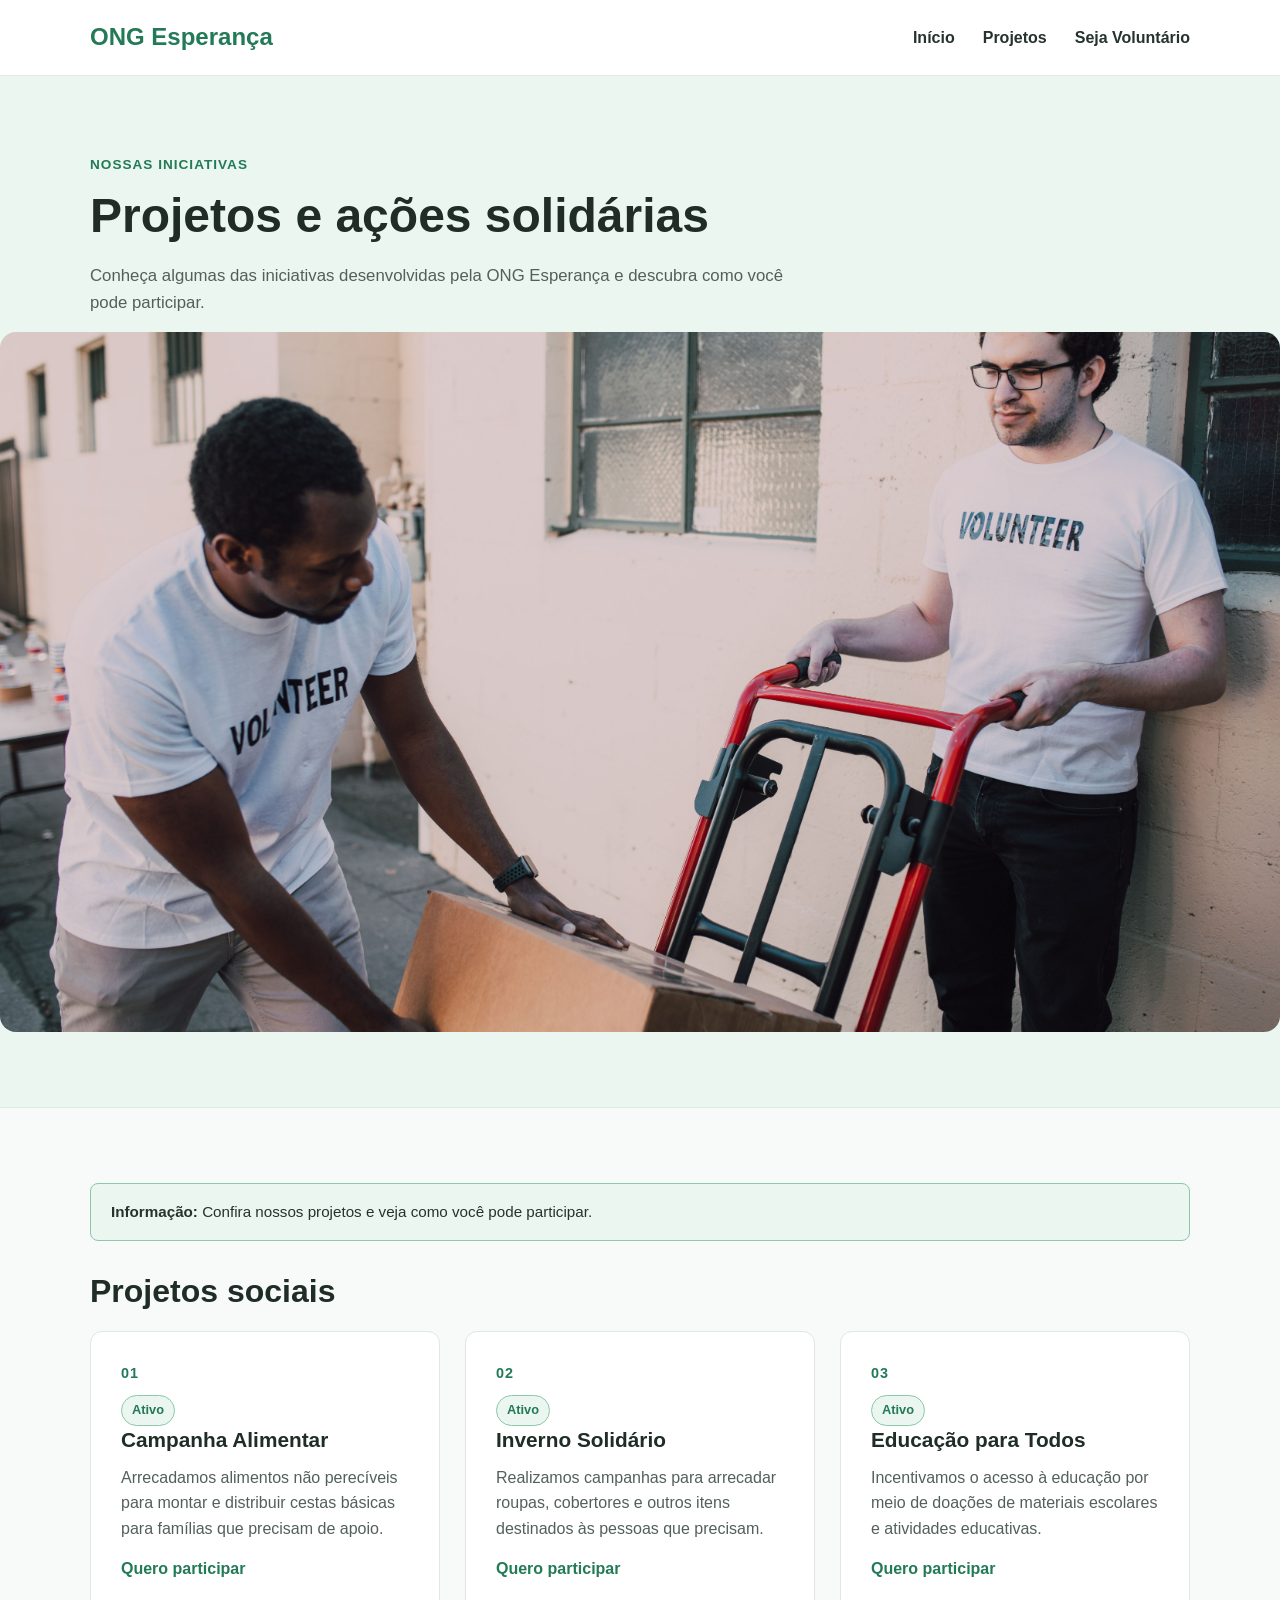
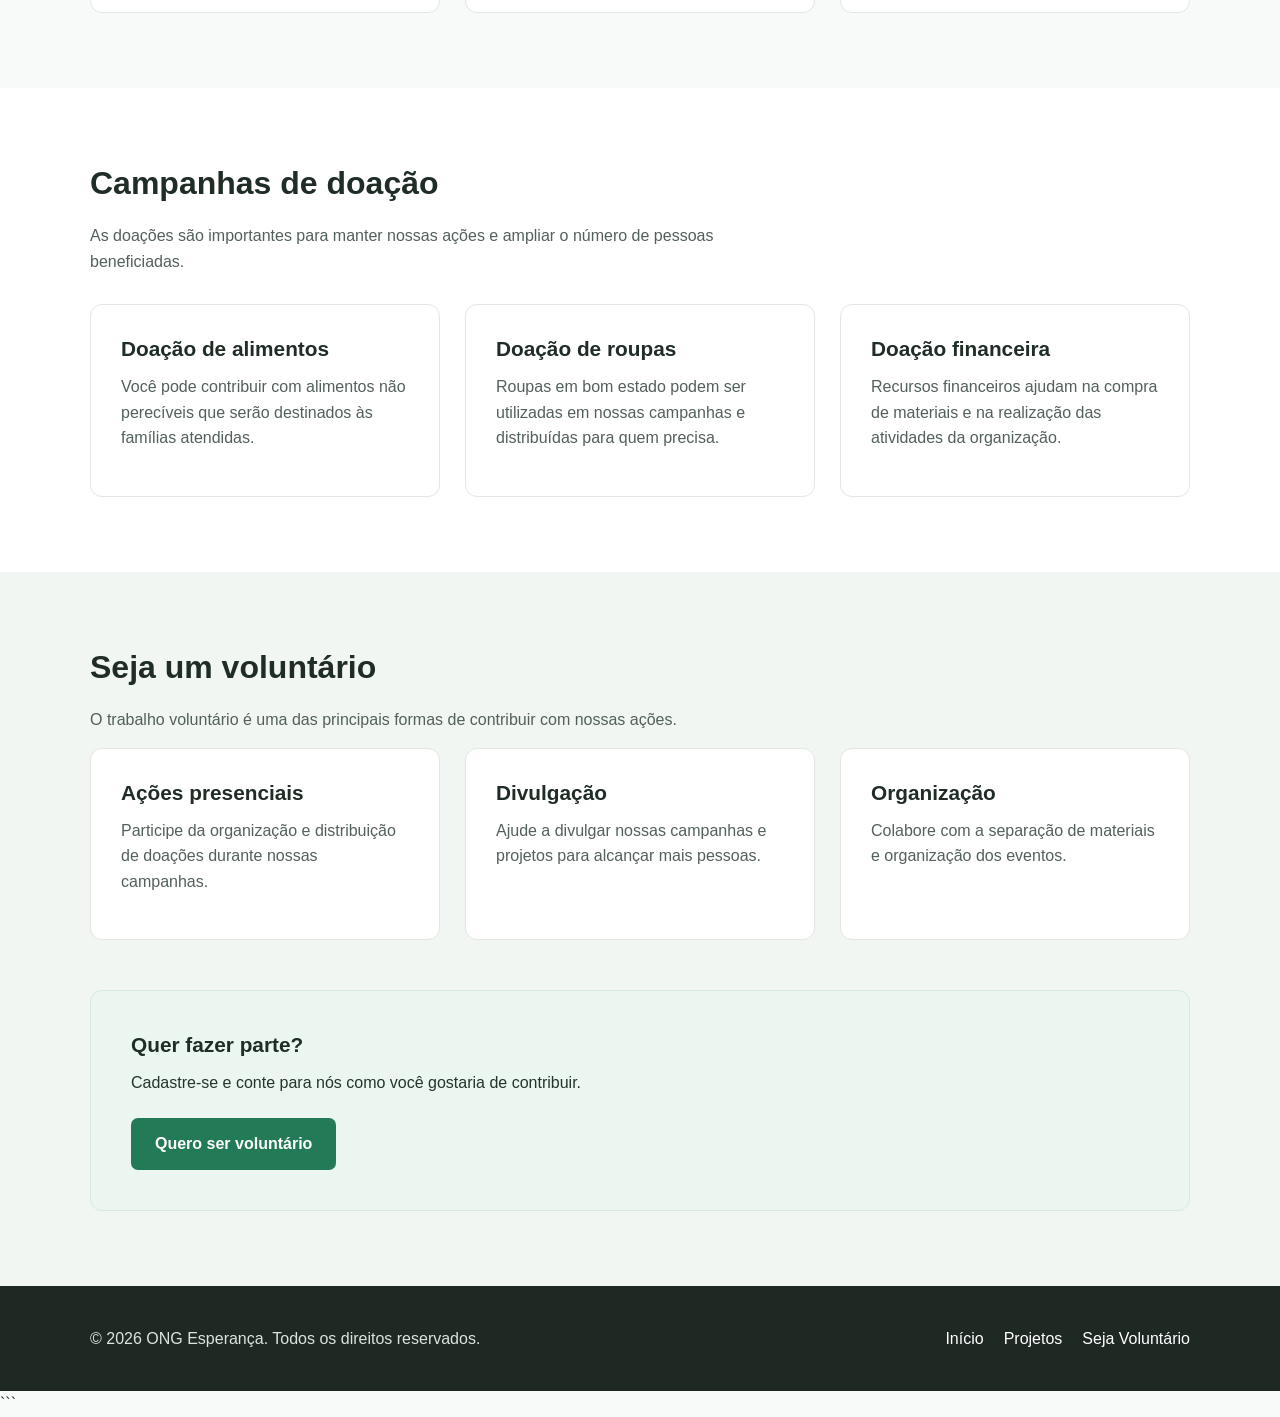
<file: html/projetos.html>
<!DOCTYPE html>
<html lang="pt-BR">

<head>
    <meta charset="UTF-8">
    <meta name="viewport" content="width=device-width, initial-scale=1.0">

    <meta name="description"
        content="Conheça os projetos sociais, campanhas de doação e oportunidades de voluntariado da ONG Esperança.">

    <title>ONG Esperança - Projetos</title>

    <link rel="stylesheet" href="../css/styles.css">
</head>

<body>

    <header>
        <div class="container">

            <div class="logo">
                <a href="index.html">ONG Esperança</a>
            </div>

            <nav aria-label="Navegação principal">

                <ul class="menu">

                    <li>
                        <a href="index.html">Início</a>
                    </li>

                    <li>
                        <a href="projetos.html">Projetos</a>
                    </li>

                    <li>
                        <a href="cadastro.html">Seja Voluntário</a>
                    </li>

                </ul>

            </nav>

        </div>
    </header>


    <main>

        <section class="pagina-introducao">

            <div class="container">

                <span class="destaque">
                    Nossas iniciativas
                </span>

                <h1>Projetos e ações solidárias</h1>

                <p>
                    Conheça algumas das iniciativas desenvolvidas pela
                    ONG Esperança e descubra como você pode participar.
                </p>
                

            </div>
<div class="hero-imagem">

                    <img
                        src="../img/doacao.jpg"
                        alt="Voluntários da ONG Esperança participando de uma ação solidária"
                    >

                </div>
        </section>


        <section class="projetos">
            <div class="container">
    <div class="alerta alerta-info" role="alert">
        <strong>Informação:</strong>
        Confira nossos projetos e veja como você pode participar.
    </div>
</div>

            <div class="container">

                <h2>Projetos sociais</h2>

                <div class="cards">

                    <article class="card projeto-card">

                        <span class="numero-projeto">01</span>
                        <span class="badge">Ativo</span>

                        <h3>Campanha Alimentar</h3>

                        <p>
                            Arrecadamos alimentos não perecíveis para montar
                            e distribuir cestas básicas para famílias que
                            precisam de apoio.
                        </p>

                        <a href="cadastro.html">
                            Quero participar
                        </a>

                    </article>


                    <article class="card projeto-card">

                        <span class="numero-projeto">02</span>
                        <span class="badge">Ativo</span>

                        <h3>Inverno Solidário</h3>

                        <p>
                            Realizamos campanhas para arrecadar roupas,
                            cobertores e outros itens destinados às pessoas
                            que precisam.
                        </p>

                        <a href="cadastro.html">
                            Quero participar
                        </a>

                    </article>


                    <article class="card projeto-card">

                        <span class="numero-projeto">03</span>
                        <span class="badge">Ativo</span>

                        <h3>Educação para Todos</h3>

                        <p>
                            Incentivamos o acesso à educação por meio de
                            doações de materiais escolares e atividades
                            educativas.
                        </p>

                        <a href="cadastro.html">
                            Quero participar
                        </a>

                    </article>

                </div>

            </div>

        </section>


        <section class="doacoes">

            <div class="container">

                <h2>Campanhas de doação</h2>

                <p>
                    As doações são importantes para manter nossas ações
                    e ampliar o número de pessoas beneficiadas.
                </p>


                <div class="cards">

                    <article class="card">

                        <h3>Doação de alimentos</h3>

                        <p>
                            Você pode contribuir com alimentos não perecíveis
                            que serão destinados às famílias atendidas.
                        </p>

                    </article>


                    <article class="card">

                        <h3>Doação de roupas</h3>

                        <p>
                            Roupas em bom estado podem ser utilizadas em
                            nossas campanhas e distribuídas para quem precisa.
                        </p>

                    </article>


                    <article class="card">

                        <h3>Doação financeira</h3>

                        <p>
                            Recursos financeiros ajudam na compra de materiais
                            e na realização das atividades da organização.
                        </p>

                    </article>

                </div>

            </div>

        </section>


        <section class="voluntariado">

            <div class="container">

                <h2>Seja um voluntário</h2>

                <p>
                    O trabalho voluntário é uma das principais formas de
                    contribuir com nossas ações.
                </p>


                <div class="cards">

                    <article class="card">

                        <h3>Ações presenciais</h3>

                        <p>
                            Participe da organização e distribuição de
                            doações durante nossas campanhas.
                        </p>

                    </article>


                    <article class="card">

                        <h3>Divulgação</h3>

                        <p>
                            Ajude a divulgar nossas campanhas e projetos
                            para alcançar mais pessoas.
                        </p>

                    </article>


                    <article class="card">

                        <h3>Organização</h3>

                        <p>
                            Colabore com a separação de materiais e
                            organização dos eventos.
                        </p>

                    </article>

                </div>


                <div class="chamada">

                    <h3>Quer fazer parte?</h3>

                    <p>
                        Cadastre-se e conte para nós como você gostaria
                        de contribuir.
                    </p>

                    <a class="botao" href="cadastro.html">
                        Quero ser voluntário
                    </a>

                </div>

            </div>

        </section>

    </main>


    <footer>

        <div class="container">

            <p>
                &copy; 2026 ONG Esperança. Todos os direitos reservados.
            </p>

            <nav aria-label="Navegação do rodapé">

                <a href="index.html">Início</a>
                <a href="projetos.html">Projetos</a>
                <a href="cadastro.html">Seja Voluntário</a>

            </nav>

        </div>

    </footer>

</body>

</html>
```
</file>
<file: css/styles.css>
* {
    margin: 0;
    padding: 0;
    box-sizing: border-box;
}

/* =========================================
   VARIÁVEIS DO PROJETO
========================================= */

:root {
    /* Espaçamentos */
    --espaco-1: 8px;
    --espaco-2: 12px;
    --espaco-3: 15px;
    --espaco-4: 20px;
    --espaco-5: 25px;
    --espaco-6: 30px;
    --espaco-7: 35px;
    --espaco-8: 40px;
    --espaco-9: 50px;
    --espaco-10: 55px;
    --espaco-11: 60px;
    --espaco-12: 75px;
    --espaco-13: 85px;
}

html {
    scroll-behavior: smooth;
}

body {
    font-family: Arial, Helvetica, sans-serif;
    background-color: #f7faf8;
    color: #26332d;
    line-height: 1.6;
}

img {
    max-width: 100%;
    display: block;
}

a {
    color: inherit;
}

button,
input,
select,
textarea {
    font: inherit;
}

.container {
    width: 90%;
    max-width: 1100px;
    margin: 0 auto;
}

/* =========================================
   HEADER
========================================= */

header {
    background-color: #ffffff;
    border-bottom: 1px solid #e5e9e6;
    position: sticky;
    top: 0;
    z-index: 1000;
}

header .container {
    min-height: 75px;
    display: flex;
    align-items: center;
    justify-content: space-between;
    gap: var(--espaco-6);
}

.logo a {
    color: #237a57;
    text-decoration: none;
    font-size: 1.5rem;
    font-weight: 700;
}

.menu {
    list-style: none;
    display: flex;
    align-items: center;
    gap: 28px;
}

.menu a {
    text-decoration: none;
    color: #26332d;
    font-weight: 600;
    transition: color 0.2s ease;
}

.menu a:hover,
.menu a:focus {
    color: #237a57;
}

/* =========================================
   TÍTULOS
========================================= */

h1,
h2,
h3 {
    color: #1f2d26;
}

h1 {
    font-size: 3rem;
    line-height: 1.15;
    margin-bottom: var(--espaco-4);
}

h2 {
    font-size: 2rem;
    line-height: 1.25;
    margin-bottom: var(--espaco-4);
}

h3 {
    font-size: 1.3rem;
    line-height: 1.3;
    margin-bottom: var(--espaco-2);
}

p {
    margin-bottom: var(--espaco-3);
}

/* =========================================
   DESTAQUE
========================================= */

.destaque {
    display: inline-block;
    margin-bottom: var(--espaco-2);

    color: #237a57;
    font-size: 0.85rem;
    font-weight: 700;

    text-transform: uppercase;
    letter-spacing: 1px;
}

/* =========================================
   BOTÕES
========================================= */

.botao {
    display: inline-block;

    padding: 13px 24px;

    background-color: #237a57;
    color: #ffffff;

    border: none;
    border-radius: 7px;

    text-decoration: none;
    font-weight: 700;

    cursor: pointer;

    transition:
        background-color 0.2s ease,
        transform 0.2s ease;
}

.botao:hover,
.botao:focus {
    background-color: #185c41;
    transform: translateY(-1px);
}

/* =========================================
   PÁGINA INICIAL - HERO
========================================= */

.hero {
    padding: var(--espaco-13) 0;
    background-color: #eaf6ef;
}

.hero-conteudo {
    display: grid;
    grid-template-columns: 1fr 1fr;
    align-items: center;
    gap: 55px;
}

.hero-texto p {
    max-width: 600px;
    margin-bottom: var(--espaco-6);

    color: #4d5c54;
    font-size: 1.05rem;
}

.hero-imagem img {
    width: 100%;
    height: 700px;

    object-fit: cover;

    border-radius: 16px;
}

/* =========================================
   SOBRE
========================================= */

.sobre {
    padding: var(--espaco-12) 0;
    background-color: #ffffff;
}

.sobre p {
    max-width: 850px;
    color: #53605a;
}

/* =========================================
   SEÇÕES E CARDS
========================================= */

.valores,
.projetos,
.voluntariado {
    padding: var(--espaco-12) 0;
}

.valores {
    background-color: #f1f6f3;
}

.cards {
    display: grid;
    grid-template-columns: repeat(3, 1fr);
    gap: var(--espaco-5);
}

.card {
    padding: var(--espaco-6);

    background-color: #ffffff;

    border: 1px solid #e1e7e3;
    border-radius: 12px;

    transition:
        transform 0.2s ease,
        box-shadow 0.2s ease;
}

.card:hover {
    transform: translateY(-4px);

    box-shadow:
        0 8px 25px rgba(0, 0, 0, 0.07);
}

.card p {
    color: #53605a;
}

.card a {
    color: #237a57;
    font-weight: 700;
    text-decoration: none;
}

.card a:hover,
.card a:focus {
    text-decoration: underline;
}

/* =========================================
   CONTATO
========================================= */

.contato {
    padding: var(--espaco-12) 0;
    background-color: #eaf6ef;
}

address {
    font-style: normal;
}

address p {
    margin-bottom: 10px;
}

address a {
    color: #237a57;
    text-decoration: none;
}

address a:hover,
address a:focus {
    text-decoration: underline;
}

/* =========================================
   INTRODUÇÃO DAS PÁGINAS
========================================= */

.pagina-introducao {
    padding: var(--espaco-12) 0;

    background-color: #eaf6ef;

    border-bottom: 1px solid #dcebe2;
}

.pagina-introducao p {
    max-width: 700px;
    color: #53605a;
    font-size: 1.05rem;
}

/* =========================================
   PROJETOS
========================================= */

.projetos {
    background-color: #f7faf8;
}

.projeto-card {
    position: relative;
}

.numero-projeto {
    display: block;

    margin-bottom: 10px;

    color: #237a57;

    font-size: 0.9rem;
    font-weight: 700;
    letter-spacing: 1px;
}

/* =========================================
   DOAÇÕES
========================================= */

.doacoes {
    padding: var(--espaco-12) 0;
    background-color: #ffffff;
}

.doacoes > .container > p {
    max-width: 700px;
    color: #53605a;
    margin-bottom: var(--espaco-6);
}

/* =========================================
   VOLUNTARIADO
========================================= */

.voluntariado {
    background-color: #f1f6f3;
}

.voluntariado > .container > p {
    max-width: 700px;
    color: #53605a;
}

/* =========================================
   CHAMADA
========================================= */

.chamada {
    margin-top: var(--espaco-9);
    padding: var(--espaco-8);

    background-color: #eaf6ef;

    border: 1px solid #d8e9df;
    border-radius: 12px;
}

.chamada p {
    margin-bottom: 22px;
}

/* =========================================
   FORMULÁRIO
========================================= */

.formulario-section {
    padding: var(--espaco-12) 0;
    background-color: #f7faf8;
}

.formulario-container {
    max-width: 800px;
}

form {
    padding: var(--espaco-8);

    background-color: #ffffff;

    border: 1px solid #e1e7e3;
    border-radius: 12px;

    box-shadow:
        0 5px 25px rgba(0, 0, 0, 0.04);
}

fieldset {
    border: none;
    margin-bottom: 35px;
}

fieldset:last-of-type {
    margin-bottom: var(--espaco-4);
}

legend {
    width: 100%;

    padding-bottom: 10px;
    margin-bottom: var(--espaco-5);

    border-bottom: 2px solid #237a57;

    color: #1f2d26;

    font-size: 1.4rem;
    font-weight: 700;
}

.campo {
    display: flex;
    flex-direction: column;

    margin-bottom: var(--espaco-4);
}

.campo label {
    margin-bottom: 7px;

    color: #26332d;

    font-weight: 700;
}

.campo input,
.campo select,
.campo textarea {
    width: 100%;

    padding: 12px 14px;

    background-color: #ffffff;

    border: 1px solid #c9d1cc;
    border-radius: 6px;

    color: #26332d;

    outline: none;

    transition:
        border-color 0.2s ease,
        box-shadow 0.2s ease;
}

.campo input::placeholder,
.campo textarea::placeholder {
    color: #89938e;
}

.campo input:focus,
.campo select:focus,
.campo textarea:focus {
    border-color: #237a57;

    box-shadow:
        0 0 0 3px rgba(35, 122, 87, 0.12);
}

.campo textarea {
    resize: vertical;
    min-height: 130px;
}

.campo-duplo {
    display: grid;
    grid-template-columns: 1fr 1fr;
    gap: var(--espaco-4);
}

.checkbox {
    display: flex;
    align-items: flex-start;
    gap: 10px;

    margin-top: var(--espaco-4);
}

.checkbox input {
    width: 18px;
    height: 18px;

    margin-top: 3px;

    accent-color: #237a57;

    flex-shrink: 0;
}

.checkbox label {
    color: #53605a;
    font-size: 0.95rem;
}

.mensagem-formulario {
    min-height: 24px;

    margin-bottom: var(--espaco-3);

    font-weight: 700;
}

/* =========================================
   BOTÃO DO FORMULÁRIO
========================================= */

.botao-formulario {
    width: 100%;
    padding: 15px;

    font-size: 1rem;
}

/* =========================================
   FOOTER
========================================= */

footer {
    padding: var(--espaco-8) 0;

    background-color: #1f2924;

    color: #ffffff;
}

footer .container {
    display: flex;
    align-items: center;
    justify-content: space-between;

    gap: var(--espaco-5);
}

footer p {
    margin: 0;
    color: #dce4df;
}

footer nav {
    display: flex;
    gap: var(--espaco-4);
}

footer a {
    color: #ffffff;
    text-decoration: none;
}

footer a:hover,
footer a:focus {
    text-decoration: underline;
}

/* =========================================
   ACESSIBILIDADE
========================================= */

a:focus-visible,
button:focus-visible,
input:focus-visible,
select:focus-visible,
textarea:focus-visible {
    outline: 3px solid #8ac9a9;
    outline-offset: 3px;
}

/* =========================================
   BREAKPOINT 1 - TELAS GRANDES
   Até 1200px
========================================= */

@media (max-width: 1200px) {

    .container {
        width: 92%;
    }

    .hero-conteudo {
        gap: 40px;
    }

    .hero-imagem img {
        height: 600px;
    }

    .cards {
        gap: 20px;
    }

}

/* =========================================
   BREAKPOINT 2 - NOTEBOOKS / TABLETS
   Até 992px
========================================= */

@media (max-width: 992px) {

    .hero {
        padding: var(--espaco-11) 0;
    }

    .hero-conteudo {
        gap: var(--espaco-6);
    }

    .hero-imagem img {
        height: 500px;
    }

    /* 3 cards passam para 2 */
    .cards {
        grid-template-columns: repeat(2, 1fr);
    }

    .valores,
    .projetos,
    .voluntariado,
    .doacoes,
    .contato,
    .sobre,
    .formulario-section {
        padding: var(--espaco-11) 0;
    }

}

/* =========================================
   BREAKPOINT 3 - TABLETS
   Até 768px
========================================= */

@media (max-width: 768px) {

    header .container {
        flex-direction: column;
        justify-content: center;

        padding: 18px 0;
    }

    .menu {
        gap: 15px;

        flex-wrap: wrap;
        justify-content: center;
    }

    .hero {
        padding: var(--espaco-11) 0;
    }

    .hero-conteudo {
        grid-template-columns: 1fr;
        gap: var(--espaco-7);
    }

    .hero-imagem {
        order: -1;
    }

    .hero-imagem img {
        height: 280px;
    }

    h1 {
        font-size: 2.3rem;
    }

    h2 {
        font-size: 1.8rem;
    }

    /* Os cards continuam em 2 colunas */
    .cards {
        grid-template-columns: repeat(2, 1fr);
    }

    form {
        padding: var(--espaco-5);
    }

    .campo-duplo {
        grid-template-columns: 1fr;
        gap: 0;
    }

    footer .container {
        flex-direction: column;
        text-align: center;
    }

    footer nav {
        flex-wrap: wrap;
        justify-content: center;
    }

}

/* =========================================
   BREAKPOINT 4 - CELULARES
   Até 576px
========================================= */

@media (max-width: 576px) {

    .container {
        width: 92%;
    }

    .hero {
        padding: var(--espaco-9) 0;
    }

    .hero-conteudo {
        gap: var(--espaco-6);
    }

    /* Os cards passam para 1 coluna */
    .cards {
        grid-template-columns: 1fr;
    }

    .card {
        padding: var(--espaco-5);
    }

    .pagina-introducao {
        padding: var(--espaco-9) 0;
    }

    .sobre,
    .valores,
    .projetos,
    .doacoes,
    .voluntariado,
    .contato,
    .formulario-section {
        padding: var(--espaco-9) 0;
    }

    form {
        padding: var(--espaco-5);
    }

    .chamada {
        padding: var(--espaco-6);
    }

    footer {
        padding: var(--espaco-7) 0;
    }

}

/* =========================================
   BREAKPOINT 5 - CELULARES PEQUENOS
   Até 480px
========================================= */

@media (max-width: 480px) {

    .container {
        width: 92%;
    }

    .logo a {
        font-size: 1.3rem;
    }

    .menu {
        font-size: 0.9rem;
        gap: 12px;
    }

    .hero {
        padding: 45px 0;
    }

    .pagina-introducao {
        padding: var(--espaco-8) 0;
    }

    .sobre,
    .valores,
    .projetos,
    .doacoes,
    .voluntariado,
    .contato,
    .formulario-section {
        padding: var(--espaco-8) 0;
    }

    h1 {
        font-size: 2rem;
    }

    h2 {
        font-size: 1.6rem;
    }

    .card {
        padding: var(--espaco-5);
    }

    form {
        padding: var(--espaco-4);
    }

    .chamada {
        padding: var(--espaco-5);
    }

}

/* =========================================
   BADGE
========================================= */

.badge {
    display: inline-block;

    padding: 4px 10px;

    background-color: #eaf6ef;
    color: #237a57;

    border: 1px solid #8ac9a9;
    border-radius: 20px;

    font-size: 0.8rem;
    font-weight: 700;
}

/* =========================================
   ALERTA
========================================= */

.alerta {
    margin-bottom: var(--espaco-6);
    padding: 16px 20px;

    border-radius: 8px;

    font-size: 0.95rem;
}

.alerta-info {
    background-color: #eaf6ef;
    color: #26332d;

    border: 1px solid #8ac9a9;
}

/* =========================================
   MENSAGENS DO FORMULÁRIO
========================================= */

.mensagem-sucesso {
    padding: 14px 16px;

    margin-bottom: var(--espaco-3);

    background-color: #eaf6ef;
    color: #237a57;

    border: 1px solid #8ac9a9;
    border-radius: 7px;
}

.mensagem-erro {
    padding: 14px 16px;

    margin-bottom: var(--espaco-3);

    background-color: #fff1f1;
    color: #a33a3a;

    border: 1px solid #e0aaaa;
    border-radius: 7px;
}

/* =========================================
   TOAST
========================================= */

.toast {
    position: fixed;

    right: 25px;
    bottom: 25px;

    padding: 15px 20px;

    background-color: #237a57;
    color: #ffffff;

    border-radius: 8px;

    box-shadow: 0 5px 20px rgba(0, 0, 0, 0.15);

    font-weight: 700;

    opacity: 0;
    visibility: hidden;

    transform: translateY(20px);

    transition:
        opacity 0.3s ease,
        transform 0.3s ease,
        visibility 0.3s ease;

    z-index: 2000;
}

.toast.mostrar {
    opacity: 1;
    visibility: visible;

    transform: translateY(0);
}

/* =========================================
   AJUSTE DO TOAST PARA CELULAR
========================================= */

@media (max-width: 480px) {

    .toast {
        left: 20px;
        right: 20px;
        bottom: 20px;

        text-align: center;
    }

}
</file>
